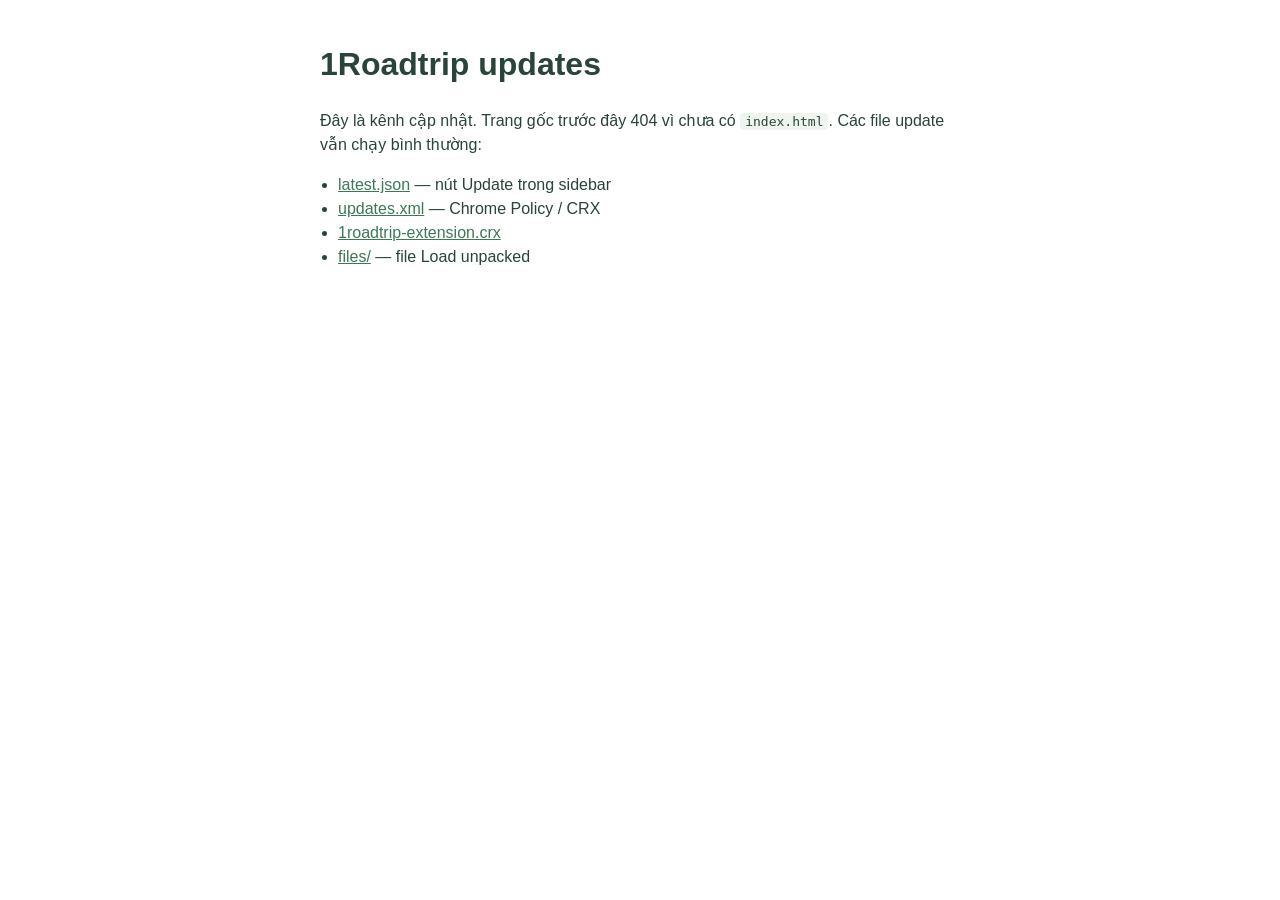
<file: index.html>
<!doctype html>
<html lang="vi">
<head>
  <meta charset="utf-8" />
  <meta name="viewport" content="width=device-width, initial-scale=1" />
  <title>1Roadtrip updates</title>
  <style>
    body { font-family: Segoe UI, sans-serif; max-width: 640px; margin: 40px auto; padding: 0 16px; color: #294438; line-height: 1.5; }
    a { color: #3b7954; }
    code { background: #eef5ef; padding: 1px 5px; border-radius: 4px; }
    ul { padding-left: 18px; }
  </style>
</head>
<body>
  <h1>1Roadtrip updates</h1>
  <p>Đây là kênh cập nhật. Trang gốc trước đây 404 vì chưa có <code>index.html</code>. Các file update vẫn chạy bình thường:</p>
  <ul>
    <li><a href="./latest.json">latest.json</a> — nút Update trong sidebar</li>
    <li><a href="./updates.xml">updates.xml</a> — Chrome Policy / CRX</li>
    <li><a href="./1roadtrip-extension.crx">1roadtrip-extension.crx</a></li>
    <li><a href="./files/manifest.json">files/</a> — file Load unpacked</li>
  </ul>
</body>
</html>
</file>
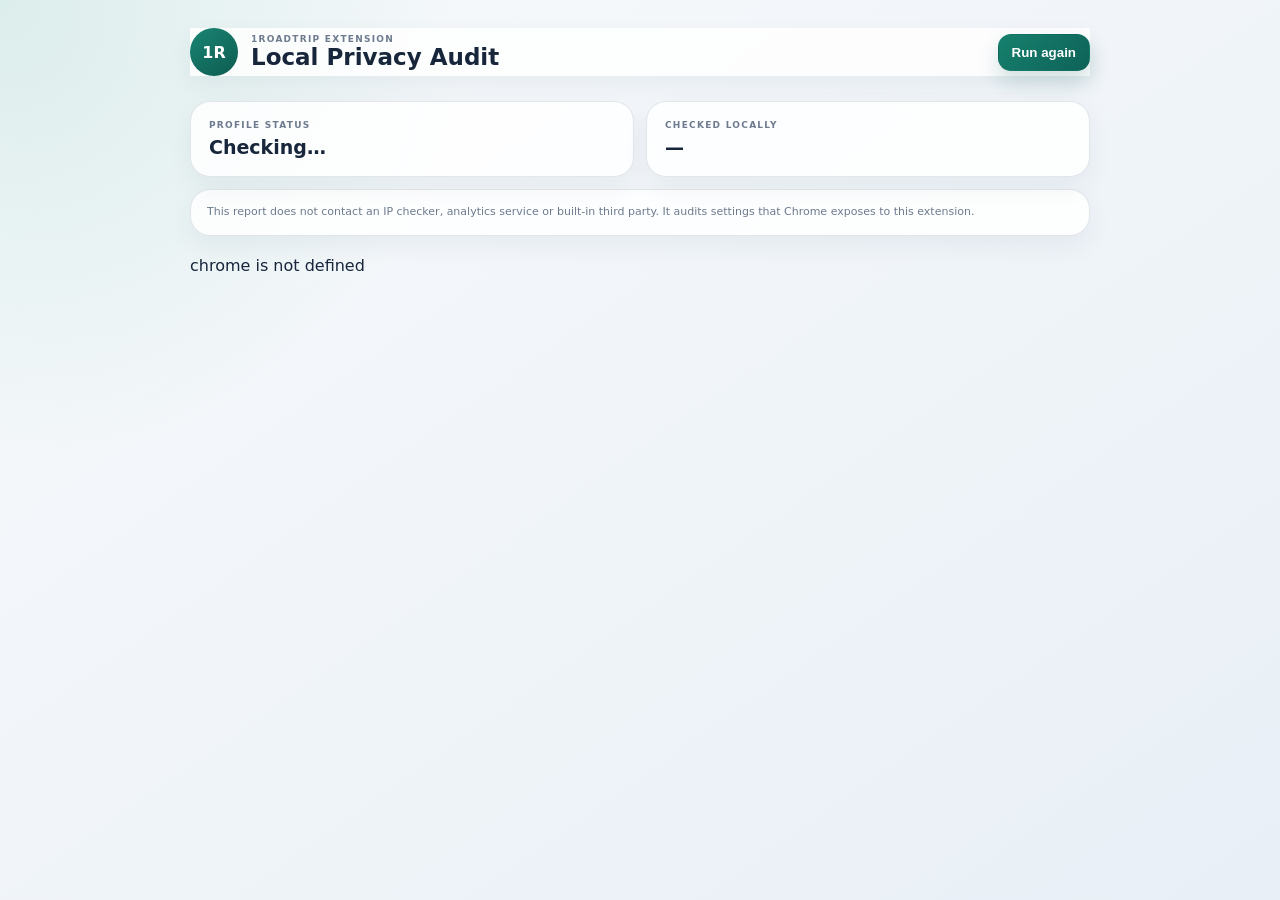
<file: files/audit.html>
<!doctype html>
<html lang="en">
<head>
  <meta charset="utf-8" />
  <meta name="viewport" content="width=device-width, initial-scale=1" />
  <title>1Roadtrip Privacy Audit</title>
  <link rel="stylesheet" href="audit.css" />
</head>
<body>
  <main>
    <header>
      <div class="logo">1R</div>
      <div><p>1ROADTRIP EXTENSION</p><h1>Local Privacy Audit</h1></div>
      <button id="refreshBtn">Run again</button>
    </header>
    <section class="summary">
      <div><p>PROFILE STATUS</p><strong id="profileStatus">Checking…</strong></div>
      <div><p>CHECKED LOCALLY</p><strong id="checkedAt">—</strong></div>
    </section>
    <p class="notice">This report does not contact an IP checker, analytics service or built-in third party. It audits settings that Chrome exposes to this extension.</p>
    <section id="results" class="results" aria-live="polite"></section>
  </main>
  <script src="audit.js"></script>
</body>
</html>
</file>
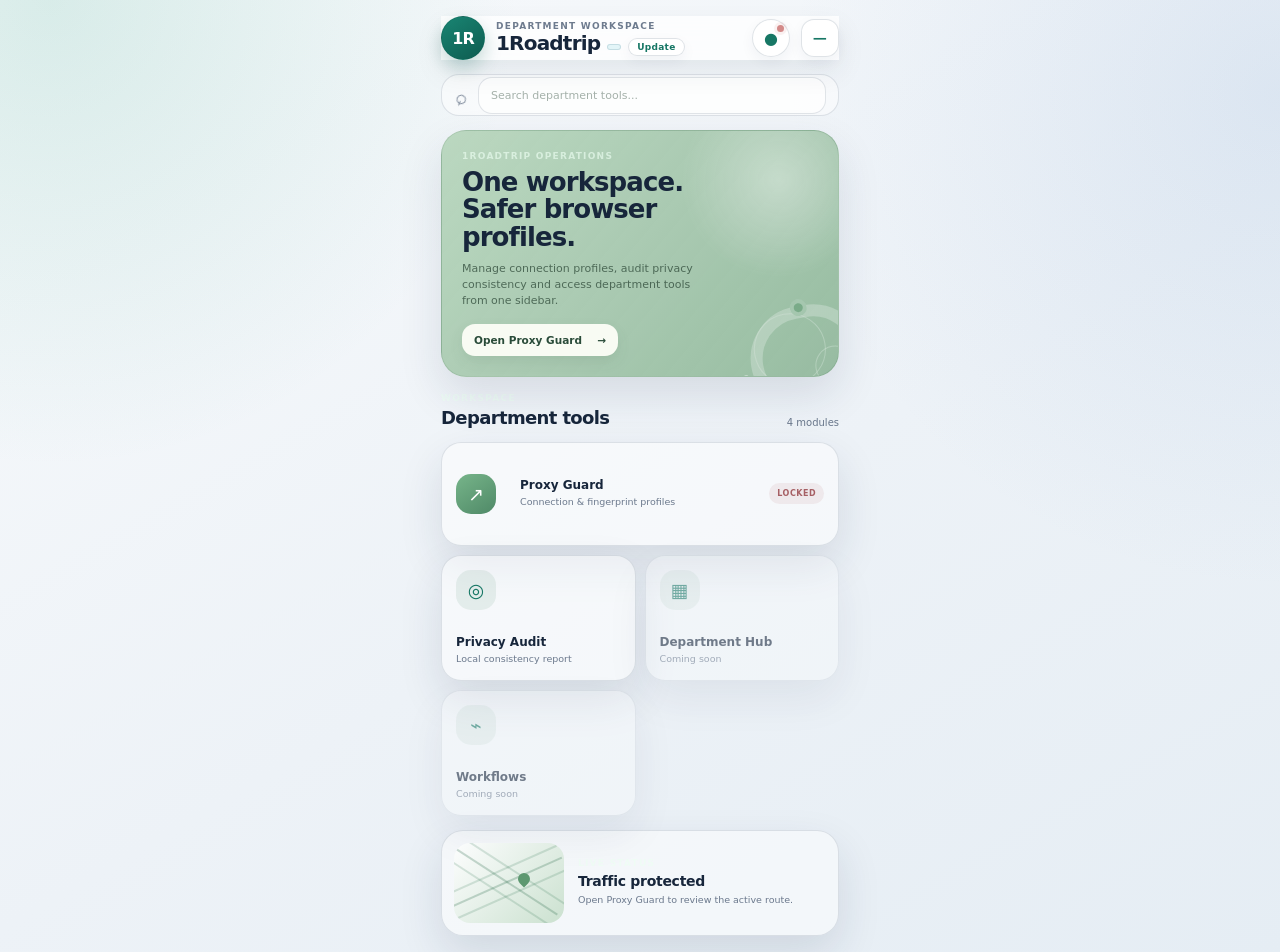
<file: files/sidepanel.html>
<!doctype html>
<html lang="en">
<head>
  <meta charset="utf-8" />
  <meta name="viewport" content="width=device-width, initial-scale=1" />
  <title>1Roadtrip Extension</title>
  <link rel="stylesheet" href="sidepanel.css" />
</head>
<body>
  <main class="shell">
    <header class="topbar">
      <button id="homeBtn" class="brandmark" title="1Roadtrip home">1R</button>
      <div class="brand-copy">
        <p class="eyebrow">DEPARTMENT WORKSPACE</p>
        <div class="brand-title-row">
          <h1>1Roadtrip</h1>
          <span id="appVersion" class="version-badge" aria-label="Extension version"></span>
          <button id="updateBtn" class="update-btn" type="button" title="Tải bản mới từ GitHub và ghi vào thư mục Load unpacked">Update</button>
        </div>
        <p id="updateMessage" class="update-message" hidden></p>
      </div>
      <button class="notification-btn" title="System notifications" aria-label="System notifications">●</button>
      <button id="compactBtn" class="compact-btn" title="Thu nhỏ sidebar" aria-label="Thu nhỏ sidebar" aria-expanded="true">−</button>
    </header>

    <section id="homeView" class="app-view home-view">
      <div class="search-shell">
        <span>⌕</span>
        <input id="moduleSearch" type="search" placeholder="Search department tools..." autocomplete="off" />
      </div>

      <section class="welcome-card">
        <p class="eyebrow light">1ROADTRIP OPERATIONS</p>
        <h2>One workspace.<br />Safer browser profiles.</h2>
        <p>Manage connection profiles, audit privacy consistency and access department tools from one sidebar.</p>
        <button id="openProxyHeroBtn" class="welcome-action">Open Proxy Guard <span>→</span></button>
        <div class="route-art" aria-hidden="true"><i></i><i></i><i></i></div>
      </section>

      <div class="home-section-heading">
        <div><p class="eyebrow light">WORKSPACE</p><h2>Department tools</h2></div>
        <span id="moduleCount">4 modules</span>
      </div>

      <section class="module-grid" id="moduleGrid">
        <button class="module-card module-card-wide" data-module="proxy" data-search="proxy guard connection browser profile">
          <span class="module-icon proxy-icon">↗</span>
          <span><b>Proxy Guard</b><small>Connection & fingerprint profiles</small></span>
          <em id="homeProxyState">LOCKED</em>
        </button>
        <button class="module-card" data-module="audit" data-search="privacy fingerprint local audit">
          <span class="module-icon">◎</span>
          <span><b>Privacy Audit</b><small>Local consistency report</small></span>
        </button>
        <button class="module-card coming-soon" data-search="department resources coming soon">
          <span class="module-icon">▦</span>
          <span><b>Department Hub</b><small>Coming soon</small></span>
        </button>
        <button class="module-card coming-soon" data-search="workflow automation coming soon">
          <span class="module-icon">⌁</span>
          <span><b>Workflows</b><small>Coming soon</small></span>
        </button>
      </section>

      <section class="activity-card">
        <div class="activity-map"><span></span><i></i></div>
        <div><p class="eyebrow light">LIVE STATUS</p><h3 id="homeStatusTitle">Traffic protected</h3><p id="homeStatusCopy">Open Proxy Guard to review the active route.</p></div>
      </section>
    </section>

    <section id="proxyView" class="app-view proxy-view" hidden>
      <div class="module-toolbar">
        <button id="backHomeBtn" class="back-btn">←</button>
        <div><p class="eyebrow light">1ROADTRIP MODULE</p><h2>Proxy Guard</h2></div>
        <span id="statusDot" class="status-dot"></span>
      </div>

    <section class="hero-card glass">
      <div class="hero-row">
        <div>
          <p class="label">PROFILE STATUS</p>
          <div class="status-line"><span id="statusText">Locked</span></div>
        </div>
        <span id="statusPill" class="pill">LOCKED</span>
      </div>
      <div class="ip-row">
        <div>
          <p class="muted">Proxy route</p>
          <strong id="proxyRoute">—</strong>
        </div>
        <div class="hero-actions">
          <button id="retryBtn" class="text-btn" title="Retry the current form values">Retry</button>
          <button id="lockBtn" class="icon-btn" title="Lock now">⏻</button>
        </div>
      </div>
      <p id="statusMessage" class="status-message">Web traffic stays blocked until the profile is applied locally.</p>
      <p id="healthMessage" class="health-message">Proxy health: waiting for an active profile.</p>
    </section>

    <section class="glass form-card profile-manager">
      <div class="section-heading">
        <div>
          <p class="eyebrow">PROFILES</p>
          <h2>Proxy Profile Manager</h2>
        </div>
        <span id="profileCount" class="mini-badge neutral">0 saved</span>
      </div>

      <label>
        <span>Saved profile</span>
        <select id="profileSelect">
          <option value="">New unsaved profile</option>
        </select>
      </label>

      <label>
        <span>Profile name</span>
        <input id="profileName" maxlength="80" placeholder="My proxy profile" autocomplete="off" />
      </label>

      <div class="profile-actions">
        <button id="newProfileBtn" class="secondary-btn">New</button>
        <button id="duplicateProfileBtn" class="secondary-btn">Duplicate</button>
        <button id="deleteProfileBtn" class="secondary-btn danger-text">Delete</button>
      </div>

      <details class="bulk-tools">
        <summary>Bulk import / export</summary>
        <textarea id="importText" rows="4" placeholder="Proxy lines or previously exported JSON"></textarea>
        <div class="profile-actions">
          <button id="importProfilesBtn" class="secondary-btn">Import lines</button>
          <button id="exportProfilesBtn" class="secondary-btn">Export without passwords</button>
        </div>
        <p id="profileMessage" class="fineprint">Existing profiles are only changed after Apply succeeds. Profiles with a GIT mark come from profiles/bundled-profiles.json in the repo; passwords stay on this Chrome only.</p>
      </details>
    </section>

    <section class="glass form-card">
      <div class="section-heading">
        <div>
          <p class="eyebrow">CONNECTION</p>
          <h2>Proxy</h2>
        </div>
        <span class="mini-badge">Required</span>
      </div>

      <div class="field-grid two">
        <label>
          <span>Protocol</span>
          <select id="scheme">
            <option value="http">HTTP</option>
            <option value="https">HTTPS</option>
            <option value="socks5">SOCKS5</option>
            <option value="socks4">SOCKS4</option>
          </select>
        </label>
        <label>
          <span>Port</span>
          <input id="port" type="number" min="1" max="65535" step="1" inputmode="numeric" placeholder="8000" />
        </label>
      </div>

      <label>
        <span>Proxy host / IP</span>
        <input id="host" placeholder="proxy.example.com or host:port:user:password" autocomplete="off" spellcheck="false" />
      </label>
      <p class="fineprint">Tip: paste <code>host:port:username:password</code> here to fill all proxy fields automatically.</p>

      <div class="field-grid two">
        <label>
          <span>Username</span>
          <input id="username" placeholder="Optional" autocomplete="off" />
        </label>
        <label>
          <span>Password</span>
          <input id="password" type="password" placeholder="Optional" autocomplete="new-password" />
        </label>
      </div>
    </section>

    <section class="glass form-card">
      <div class="section-heading">
        <div>
          <p class="eyebrow">REQUEST PROFILE</p>
          <h2>User-Agent</h2>
        </div>
        <button id="nativeUaBtn" class="text-btn">Use current</button>
      </div>
      <label>
        <span>US User-Agent list</span>
        <select id="uaPreset"></select>
      </label>
      <label>
        <span>Custom request User-Agent</span>
        <textarea id="userAgent" rows="4" placeholder="Mozilla/5.0 ..."></textarea>
      </label>
      <p id="uaPresetHint" class="fineprint">Without Deep mode this changes only the request header. Deep mode also synchronizes JavaScript and Client Hints.</p>
    </section>

    <section class="glass form-card">
      <div class="section-heading">
        <div>
          <p class="eyebrow">FINGERPRINT CONSISTENCY</p>
          <h2>Deep mode</h2>
        </div>
        <button id="nativeFingerprintBtn" class="text-btn">Use current</button>
      </div>

      <label class="toggle-row">
        <span><b>Enable per-tab CDP protection</b><small>Chrome shows a debugger warning while protected tabs are attached.</small></span>
        <input id="deepMode" type="checkbox" />
      </label>

      <div id="deepFields" class="deep-fields" hidden>
        <label>
          <span>Ready-made US profile</span>
          <select id="usBundlePreset"></select>
        </label>
        <p id="usBundleHint" class="fineprint">Pick a US city + device to fill locale, timezone, screen, and a matching User-Agent.</p>
        <div id="usPresetSummary" class="preset-summary" hidden></div>

        <label>
          <span>US location</span>
          <select id="usLocationPreset"></select>
        </label>

        <div class="field-grid two">
          <label>
            <span>Locale</span>
            <select id="localePreset"></select>
          </label>
          <label>
            <span>IANA timezone</span>
            <select id="timezonePreset"></select>
          </label>
        </div>
        <div class="field-grid two" id="localeTimezoneCustom" hidden>
          <label>
            <span>Custom locale</span>
            <input id="locale" placeholder="en-US" autocomplete="off" spellcheck="false" />
          </label>
          <label>
            <span>Custom timezone</span>
            <input id="timezone" placeholder="America/New_York" autocomplete="off" spellcheck="false" />
          </label>
        </div>

        <div class="field-grid two">
          <label>
            <span>Platform</span>
            <select id="platform">
              <option value="Windows">Windows</option>
              <option value="macOS">macOS</option>
              <option value="Linux">Linux</option>
            </select>
          </label>
          <label>
            <span>CPU threads</span>
            <input id="hardwareConcurrency" type="number" min="1" max="64" step="1" />
          </label>
        </div>

        <div class="field-grid two">
          <label>
            <span>Device memory</span>
            <select id="deviceMemory">
              <option value="1">1 GB</option>
              <option value="2">2 GB</option>
              <option value="4">4 GB</option>
              <option value="8">8 GB</option>
            </select>
          </label>
          <label>
            <span>Color depth</span>
            <select id="colorDepth">
              <option value="16">16 bit</option>
              <option value="24">24 bit</option>
              <option value="30">30 bit</option>
              <option value="32">32 bit</option>
            </select>
          </label>
        </div>

        <label>
          <span>US device profile</span>
          <select id="devicePreset"></select>
        </label>
        <label>
          <span>US screen size</span>
          <select id="screenPreset"></select>
        </label>

        <div class="field-grid two">
          <label>
            <span>Screen width</span>
            <input id="screenWidth" type="number" min="320" max="7680" step="1" />
          </label>
          <label>
            <span>Screen height</span>
            <input id="screenHeight" type="number" min="240" max="4320" step="1" />
          </label>
        </div>

        <label>
          <span>Device scale factor</span>
          <input id="deviceScaleFactor" type="number" min="0.5" max="4" step="0.25" />
        </label>

        <details class="bulk-tools advanced-fingerprint">
          <summary>Advanced device signals</summary>
          <div class="field-grid two">
            <label><span>Touch points</span><input id="maxTouchPoints" type="number" min="0" max="10" step="1" /></label>
            <label><span>Color gamut</span><select id="colorGamut"><option value="srgb">sRGB</option><option value="p3">Display P3</option></select></label>
          </div>
          <div class="field-grid two">
            <label><span>Color scheme</span><select id="colorScheme"><option value="light">Light</option><option value="dark">Dark</option></select></label>
            <label class="compact-toggle"><span>Reduced motion</span><input id="reducedMotion" type="checkbox" /></label>
          </div>
          <label class="compact-toggle"><span>Disable WebGPU exposure</span><input id="blockWebGpu" type="checkbox" /></label>
          <label class="toggle-row">
            <span><b>Optional geolocation profile</b><small>Manual values only; no IP lookup service is contacted.</small></span>
            <input id="geolocationEnabled" type="checkbox" />
          </label>
          <div id="geolocationFields" hidden>
            <label>
              <span>US city coordinates</span>
              <select id="geoPreset"></select>
            </label>
            <div class="field-grid two">
              <label><span>Latitude</span><input id="latitude" type="number" min="-90" max="90" step="0.000001" /></label>
              <label><span>Longitude</span><input id="longitude" type="number" min="-180" max="180" step="0.000001" /></label>
              <label><span>Accuracy (m)</span><input id="locationAccuracy" type="number" min="1" max="100000" step="1" /></label>
            </div>
          </div>
        </details>

        <div class="shield-grid">
          <label><input id="protectCanvas" type="checkbox" /> Canvas</label>
          <label><input id="protectWebGl" type="checkbox" /> WebGL</label>
          <label><input id="protectAudio" type="checkbox" /> Audio</label>
          <label><input id="protectFonts" type="checkbox" /> Fonts</label>
        </div>
      </div>
      <p id="deepMessage" class="fineprint">Deep mode is disabled for this profile.</p>
    </section>

    <section class="glass form-card">
      <div class="section-heading">
        <div>
          <p class="eyebrow">LOCAL PRIVACY</p>
          <h2>Privacy Lockdown</h2>
        </div>
        <button id="auditBtn" class="text-btn">Run audit</button>
      </div>
      <label class="toggle-row">
        <span><b>Enable network privacy lockdown</b><small>Uses the existing Privacy permission; no new permission is requested.</small></span>
        <input id="lockdownEnabled" type="checkbox" />
      </label>
      <div class="shield-grid">
        <label><input id="disableNetworkPrediction" type="checkbox" /> DNS prefetch</label>
        <label><input id="disableTopics" type="checkbox" /> Topics API</label>
        <label><input id="blockThirdPartyCookies" type="checkbox" /> Third-party cookies</label>
      </div>
      <p id="lockdownMessage" class="fineprint">Privacy Lockdown is disabled for this profile.</p>
    </section>

    <section class="glass form-card">
      <div class="section-heading">
        <div>
          <p class="eyebrow">OPTIONAL</p>
          <h2>Connectivity check</h2>
        </div>
        <span class="mini-badge neutral">User controlled</span>
      </div>
      <label>
        <span>Your validation URL</span>
        <input id="validationUrl" type="url" placeholder="Your HTTPS health-check URL" autocomplete="off" spellcheck="false" />
      </label>
      <p class="fineprint">Leave blank for local confirmation only. When provided, only this URL is contacted, redirects are rejected, and no credentials are included.</p>
    </section>

    <button id="applyBtn" class="primary-btn"><span>Apply & Save Profile</span><b>→</b></button>

    <section class="glass checklist">
      <div class="check-row"><span>1</span><p><b>Locked by default</b><small>HTTP(S) / WebSocket traffic blocked until the profile is applied.</small></p></div>
      <div class="check-row"><span>2</span><p><b>No direct bypass</b><small>All supported destinations use the configured fixed proxy.</small></p></div>
      <div class="check-row"><span>3</span><p><b>WebRTC protected</b><small>Non-proxied UDP is disabled while the extension is enabled.</small></p></div>
      <div class="check-row"><span>4</span><p><b>No built-in third party</b><small>No external validation service is contacted unless you provide its URL.</small></p></div>
      <div class="check-row"><span>5</span><p><b>Deep mode is explicit</b><small>Only enabled profiles attach Chrome Debugger to supported web tabs.</small></p></div>
      <div class="check-row"><span>6</span><p><b>Local audit</b><small>Fingerprint checks run locally and are never sent to a built-in service.</small></p></div>
    </section>
    </section>
  </main>
  <script src="proxy-parser.js"></script>
  <script src="us-presets.js"></script>
  <script src="update-feed.js"></script>
  <script src="update-client.js"></script>
  <script src="sidepanel.js"></script>
</body>
</html>
</file>
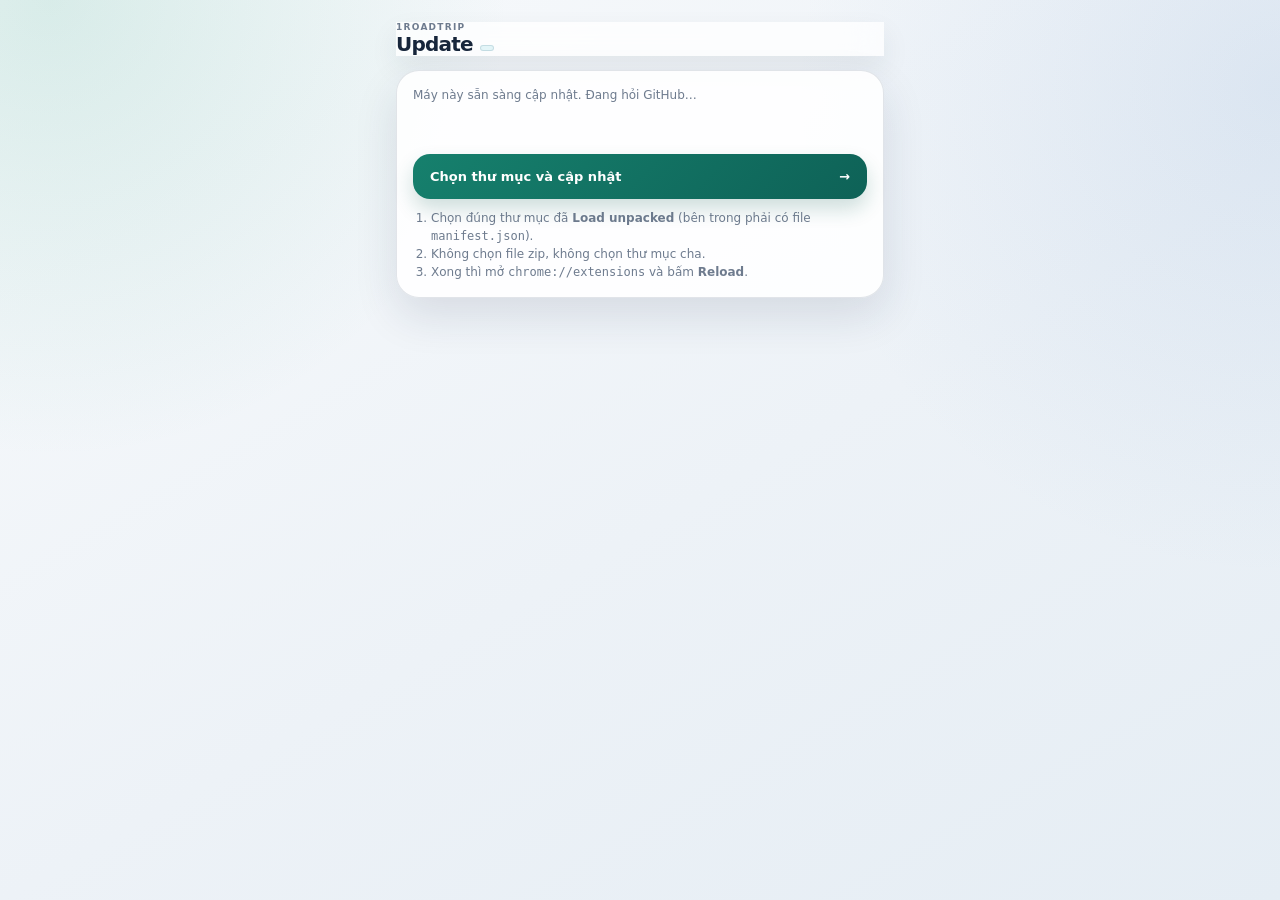
<file: files/update.html>
<!doctype html>
<html lang="vi">
<head>
  <meta charset="utf-8" />
  <meta name="viewport" content="width=device-width, initial-scale=1" />
  <title>1Roadtrip Update</title>
  <link rel="stylesheet" href="sidepanel.css" />
  <style>
    .update-shell { max-width: 520px; margin: 0 auto; padding: 22px 16px 40px; display: grid; gap: 14px; }
    .update-card { padding: 16px; display: grid; gap: 10px; }
    .update-card p { font-size: 12px; line-height: 1.45; color: var(--muted); }
    .update-card ol { margin: 0; padding-left: 18px; color: var(--muted); font-size: 12px; line-height: 1.5; }
    #updateStatus { min-height: 1.4em; }
    #applyUpdateBtn { width: 100%; }
  </style>
</head>
<body>
  <main class="update-shell">
    <header class="topbar">
      <div class="brand-copy">
        <p class="eyebrow">1ROADTRIP</p>
        <div class="brand-title-row">
          <h1>Update</h1>
          <span id="appVersion" class="version-badge"></span>
        </div>
      </div>
    </header>

    <section class="glass update-card">
      <p id="versionLine">Máy này sẵn sàng cập nhật. Đang hỏi GitHub…</p>
      <p id="updateStatus" class="status-message"></p>
      <button id="applyUpdateBtn" class="primary-btn" type="button"><span>Chọn thư mục và cập nhật</span><b>→</b></button>
      <ol>
        <li>Chọn đúng thư mục đã <b>Load unpacked</b> (bên trong phải có file <code>manifest.json</code>).</li>
        <li>Không chọn file zip, không chọn thư mục cha.</li>
        <li>Xong thì mở <code>chrome://extensions</code> và bấm <b>Reload</b>.</li>
      </ol>
    </section>
  </main>
  <script src="update-feed.js"></script>
  <script src="update-client.js"></script>
  <script>
    const versionEl = document.getElementById('appVersion');
    const versionLine = document.getElementById('versionLine');
    const statusEl = document.getElementById('updateStatus');
    const applyBtn = document.getElementById('applyUpdateBtn');
    const localVersion = chrome.runtime.getManifest?.()?.version || '';
    versionEl.textContent = localVersion ? `v${localVersion}` : '';
    versionLine.textContent = `Máy này: v${localVersion || '?'}. Đang hỏi GitHub…`;

    function setStatus(text) {
      statusEl.textContent = text;
    }

    async function refresh() {
      try {
        const latest = await Promise.race([
          UpdateClient.fetchLatest(),
          new Promise((_, reject) => setTimeout(() => reject(new Error('GitHub không trả lời sau 5 giây.')), 5000))
        ]);
        const newer = UpdateClient.compareVersions(latest.version, localVersion) > 0;
        versionLine.textContent = newer
          ? `Máy này: v${localVersion || '?'} · GitHub: v${latest.version}`
          : `Máy này đã là v${localVersion}. Vẫn có thể đồng bộ lại file từ GitHub.`;
        applyBtn.querySelector('span').textContent = newer
          ? `Cập nhật lên v${latest.version}`
          : 'Đồng bộ lại từ GitHub';
      } catch (error) {
        versionLine.textContent = 'Không đọc được GitHub Pages.';
        setStatus(error instanceof Error ? error.message : String(error));
      }
    }

    applyBtn.addEventListener('click', async () => {
      let root;
      try {
        root = await UpdateClient.pickDirectoryNow();
      } catch (error) {
        if (error?.name === 'AbortError') setStatus('Bạn đã hủy chọn thư mục.');
        else setStatus(error instanceof Error ? error.message : String(error));
        return;
      }

      applyBtn.disabled = true;
      applyBtn.querySelector('span').textContent = 'Đang tải…';
      try {
        const latest = await UpdateClient.applyLatestToDirectory(root, (progress) => {
          applyBtn.querySelector('span').textContent = `Đang ghi ${progress.completed}/${progress.total}`;
        });
        setStatus(`Đã ghi bản ${latest.version} vào thư mục đã chọn. Mở chrome://extensions và bấm Reload.`);
      } catch (error) {
        setStatus(error instanceof Error ? error.message : String(error));
      } finally {
        applyBtn.disabled = false;
        applyBtn.querySelector('span').textContent = 'Chọn thư mục và cập nhật';
      }
    });

    refresh();
  </script>
</body>
</html>
</file>
<file: files/audit.css>
:root { color-scheme: dark; --mint:#b9f5cf; --muted:rgba(235,247,239,.65); --line:rgba(221,246,230,.13); }
* { box-sizing:border-box; }
body { margin:0; min-height:100vh; color:#f7fbf7; font-family:Inter,ui-sans-serif,system-ui,sans-serif; background:radial-gradient(circle at 10% 0,rgba(185,245,207,.2),transparent 30%),linear-gradient(150deg,#123a2f,#061b15); }
main { width:min(900px,calc(100% - 32px)); margin:0 auto; padding:28px 0 60px; }
header { display:grid; grid-template-columns:48px 1fr auto; align-items:center; gap:13px; }
.logo { width:48px;height:48px;border-radius:50%;display:grid;place-items:center;font-weight:900;color:#123a2f;background:linear-gradient(145deg,#efffec,#99eeb9); }
h1,p { margin:0; } h1 { font-size:23px; } header p,.summary p { color:var(--muted);font-size:9px;font-weight:850;letter-spacing:.14em; }
button { border:1px solid var(--line);border-radius:13px;padding:10px 13px;color:var(--mint);background:rgba(185,245,207,.08);cursor:pointer;font-weight:800; }
.summary { margin-top:25px;display:grid;grid-template-columns:1fr 1fr;gap:12px; }
.summary div,.notice,.group { border:1px solid var(--line);border-radius:20px;background:rgba(24,70,55,.64);box-shadow:0 18px 40px rgba(0,15,10,.18); }
.summary div { padding:18px; } .summary strong { display:block;margin-top:6px;font-size:19px; }
.notice { margin:12px 0 20px;padding:14px 16px;color:var(--muted);font-size:11px;line-height:1.5; }
.results { display:grid;gap:13px; }.group { padding:16px; }.group h2 { margin:0 0 10px;font-size:14px; }
.check { display:grid;grid-template-columns:12px 1fr auto;gap:11px;align-items:start;padding:12px 0;border-top:1px solid var(--line); }.check:first-of-type{border-top:0}.dot{width:9px;height:9px;margin-top:4px;border-radius:50%;background:#ffd27a}.check.consistent .dot{background:#75e5a1}.check.possible-leak .dot{background:#ff8585}.check.unsupported .dot{background:#93a39a}.check b{display:block;font-size:12px}.check small{display:block;margin-top:3px;color:var(--muted);font-size:10px;line-height:1.4}.badge{padding:5px 7px;border-radius:999px;background:rgba(255,255,255,.06);font-size:8px;font-weight:850;text-transform:uppercase;letter-spacing:.05em}
@media(max-width:560px){main{width:min(100% - 22px,900px)}header{grid-template-columns:42px 1fr}.logo{width:42px;height:42px}header button{grid-column:1/-1}.summary{grid-template-columns:1fr}.check{grid-template-columns:12px 1fr}.badge{grid-column:2}}

/* v0.7.5: refined audit light theme */
:root{color-scheme:light;--mint:#177765;--muted:rgba(64,82,106,.76);--line:rgba(32,58,88,.13)}body{color:#17263b;background:radial-gradient(circle at 0 0,rgba(91,181,157,.18),transparent 30%),linear-gradient(145deg,#f8fafc,#e8eff6)}header,.summary div,.notice,.group{border-color:rgba(32,58,88,.12);background:rgba(255,255,255,.84);box-shadow:0 10px 26px rgba(25,45,70,.06)}.logo{color:#fff;background:linear-gradient(145deg,#198573,#0e5c50)}button{color:#fff;border-color:transparent;background:linear-gradient(135deg,#16806d,#0e6257);box-shadow:0 10px 20px rgba(15,95,82,.18)}.badge{color:#2e6170;background:rgba(217,242,245,.72)}.check{border-color:rgba(32,58,88,.12)}
</file>
<file: files/sidepanel.css>
:root {
  color-scheme: dark;
  --forest-950: #071f18;
  --forest-900: #0b2c22;
  --forest-800: #123c30;
  --forest-700: #1a5140;
  --mint: #b9f5cf;
  --mint-strong: #75e5a1;
  --cream: #f5f4e8;
  --ink: #f7fbf7;
  --muted: rgba(231, 245, 236, .67);
  --line: rgba(221, 246, 230, .13);
  --glass: rgba(27, 73, 58, .86);
  --glass-strong: rgba(31, 82, 65, .8);
  --danger: #ff8d8d;
  --warning: #ffd27a;
  --shadow: 0 20px 45px rgba(0, 15, 10, .26);
}

* { box-sizing: border-box; }
html { background: var(--forest-950); }
body {
  margin: 0;
  min-width: 330px;
  min-height: 100vh;
  font-family: Inter, ui-sans-serif, system-ui, -apple-system, BlinkMacSystemFont, "Segoe UI", sans-serif;
  color: var(--ink);
  background:
    radial-gradient(circle at -10% 8%, rgba(194, 255, 218, .28), transparent 25%),
    radial-gradient(circle at 105% 28%, rgba(91, 211, 144, .18), transparent 30%),
    linear-gradient(165deg, #123a2f 0%, #09271e 48%, #061b15 100%);
}

button, input, select, textarea { font: inherit; }
button { color: inherit; }
[hidden] { display: none !important; }
.shell { width: 100%; max-width: 430px; margin: 0 auto; padding: 16px; display: grid; gap: 14px; }
.app-view { display: grid; gap: 14px; }

.topbar { display: grid; grid-template-columns: 44px 1fr 38px; gap: 11px; align-items: center; }
.brandmark {
  width: 44px; height: 44px; border: 1px solid rgba(255,255,255,.16); border-radius: 50%; cursor: pointer;
  display: grid; place-items: center; color: #143b2e; font-weight: 900; letter-spacing: -.06em;
  background: linear-gradient(145deg, #efffec, #99eeb9); box-shadow: 0 10px 26px rgba(4, 19, 13, .28);
}
.brand-copy { min-width: 0; }
.brand-title-row { display: flex; align-items: baseline; gap: 7px; min-width: 0; }
.version-badge {
  flex: none;
  padding: 2px 6px;
  border-radius: 999px;
  border: 1px solid var(--line);
  background: rgba(185,245,207,.1);
  color: var(--mint);
  font-size: 9px;
  font-weight: 850;
  letter-spacing: .04em;
  line-height: 1.2;
}
.update-btn {
  flex: none;
  border: 1px solid var(--line);
  border-radius: 999px;
  padding: 3px 8px;
  cursor: pointer;
  background: rgba(185,245,207,.12);
  color: var(--mint);
  font-size: 9px;
  font-weight: 850;
  letter-spacing: .03em;
}
.update-btn.available { background: var(--mint); color: #143b2e; }
.update-btn:disabled { opacity: .55; cursor: wait; }
.update-message { margin-top: 4px; font-size: 9.5px; line-height: 1.35; color: var(--danger); }
h1,h2,h3,p { margin: 0; }
h1 { font-size: 20px; letter-spacing: -.04em; }
h2 { font-size: 18px; letter-spacing: -.035em; }
h3 { font-size: 14px; letter-spacing: -.02em; }
.eyebrow, .label { font-size: 9px; letter-spacing: .14em; font-weight: 850; color: var(--muted); }
.eyebrow.light { color: rgba(236, 255, 242, .64); }
.notification-btn { width: 38px; height: 38px; border: 1px solid var(--line); border-radius: 50%; cursor: pointer; background: rgba(255,255,255,.07); color: var(--mint-strong); position: relative; }
.notification-btn::after { content: ""; position: absolute; right: 5px; top: 5px; width: 7px; height: 7px; border-radius: 50%; background: #ff6f79; box-shadow: 0 0 0 3px rgba(255,111,121,.12); }

.search-shell { height: 42px; display: grid; grid-template-columns: 24px 1fr; align-items: center; padding: 0 12px; border: 1px solid var(--line); border-radius: 18px; background: rgba(255,255,255,.075); }
.search-shell span { color: var(--muted); font-size: 20px; transform: rotate(-20deg); }
.search-shell input { width: 100%; border: 0; outline: 0; color: var(--ink); background: transparent; font-size: 11px; }
.search-shell input::placeholder { color: rgba(232,246,237,.48); }

.welcome-card { min-height: 188px; padding: 20px; position: relative; overflow: hidden; border: 1px solid rgba(232,255,239,.17); border-radius: 25px; background: linear-gradient(130deg, rgba(43,106,81,.92), rgba(12,53,41,.88)); box-shadow: var(--shadow); }
.welcome-card::before { content: ""; position: absolute; inset: 0; background: radial-gradient(circle at 85% 20%, rgba(176,255,205,.28), transparent 25%); pointer-events: none; }
.welcome-card h2 { max-width: 250px; margin-top: 8px; font-size: 26px; line-height: 1.05; position: relative; }
.welcome-card > p:not(.eyebrow) { max-width: 245px; margin-top: 10px; color: var(--muted); font-size: 11px; line-height: 1.45; position: relative; }
.welcome-action { margin-top: 15px; border: 0; border-radius: 13px; padding: 10px 12px; cursor: pointer; color: #113a2c; background: var(--mint); font-size: 10.5px; font-weight: 850; position: relative; }
.welcome-action span { margin-left: 12px; }
.route-art { position: absolute; right: -14px; bottom: -18px; width: 135px; height: 110px; transform: rotate(-10deg); opacity: .55; }
.route-art::before, .route-art::after, .route-art i { content: ""; position: absolute; display: block; border: 1px solid rgba(209,255,225,.3); border-radius: 999px; }
.route-art::before { inset: 25px -10px -20px 30px; border-width: 12px; }
.route-art::after { width: 9px; height: 9px; right: 40px; top: 18px; background: var(--mint); border: 4px solid rgba(185,245,207,.2); }
.route-art i:nth-child(1) { width: 6px; height: 6px; left: 20px; bottom: 20px; background: white; }
.route-art i:nth-child(2) { width: 72px; height: 72px; left: 35px; top: 30px; }
.route-art i:nth-child(3) { width: 40px; height: 40px; right: 2px; bottom: 0; }

.home-section-heading { display: flex; align-items: end; justify-content: space-between; gap: 12px; margin-top: 2px; }
.home-section-heading h2 { margin-top: 4px; }
.home-section-heading > span { color: var(--muted); font-size: 10px; }
.module-grid { display: grid; grid-template-columns: 1fr 1fr; gap: 9px; }
.module-card { min-height: 126px; padding: 14px; border: 1px solid var(--line); border-radius: 20px; cursor: pointer; text-align: left; display: grid; align-content: space-between; gap: 14px; background: linear-gradient(145deg, rgba(52,102,82,.72), rgba(28,69,54,.64)); box-shadow: 0 12px 24px rgba(0,15,10,.12); }
.module-card:hover { transform: translateY(-1px); border-color: rgba(185,245,207,.3); }
.module-card-wide { grid-column: 1 / -1; min-height: 104px; grid-template-columns: 50px 1fr auto; align-items: center; align-content: center; }
.module-icon { width: 40px; height: 40px; display: grid; place-items: center; border-radius: 15px; color: var(--mint); background: rgba(185,245,207,.1); font-size: 19px; }
.proxy-icon { color: #163d2e; background: linear-gradient(145deg, #d9ffe5, #8de8ae); }
.module-card > span:nth-child(2) { display: grid; gap: 4px; }
.module-card b { font-size: 12px; }
.module-card small { color: var(--muted); font-size: 9.5px; line-height: 1.35; font-weight: 500; }
.module-card em { padding: 6px 8px; border-radius: 999px; font-size: 8px; font-style: normal; font-weight: 850; letter-spacing: .06em; color: #ffb8b8; background: rgba(255,110,110,.1); }
.module-card em.active { color: var(--mint); background: rgba(117,229,161,.1); }
.module-card.coming-soon { cursor: default; opacity: .58; }
.module-card.filtered-out { display: none; }

.activity-card { min-height: 105px; padding: 12px; display: grid; grid-template-columns: 110px 1fr; gap: 14px; align-items: center; border: 1px solid var(--line); border-radius: 22px; background: rgba(21,62,48,.68); }
.activity-map { height: 80px; border-radius: 16px; position: relative; overflow: hidden; background: linear-gradient(135deg, rgba(239,255,244,.8), rgba(158,218,179,.62)); }
.activity-map::before, .activity-map::after { content: ""; position: absolute; width: 120px; height: 2px; background: rgba(29,99,65,.24); transform: rotate(-24deg); top: 38px; left: -7px; box-shadow: 0 13px rgba(29,99,65,.16), 0 -13px rgba(29,99,65,.16); }
.activity-map::after { transform: rotate(33deg); }
.activity-map span { position: absolute; z-index: 2; left: 58%; top: 38%; width: 12px; height: 12px; border-radius: 50% 50% 50% 0; transform: rotate(-45deg); background: #278356; }
.activity-card > div:last-child { display: grid; gap: 5px; }
.activity-card > div:last-child p:last-child { color: var(--muted); font-size: 9.5px; line-height: 1.35; }

.module-toolbar { display: grid; grid-template-columns: 38px 1fr 12px; gap: 10px; align-items: center; padding: 3px 1px; }
.back-btn { width: 38px; height: 38px; border: 1px solid var(--line); border-radius: 14px; cursor: pointer; background: rgba(255,255,255,.07); font-size: 18px; }
.status-dot { width: 10px; height: 10px; border-radius: 999px; background: var(--danger); box-shadow: 0 0 0 6px rgba(255,141,141,.08); }

.glass {
  position: relative;
  isolation: isolate;
  border: 1px solid var(--line);
  background: var(--glass);
  border-radius: 23px;
  box-shadow: var(--shadow);
}
.hero-card { padding: 18px; background: linear-gradient(145deg, rgba(41,96,75,.85), rgba(17,56,43,.8)); }
.hero-row, .ip-row, .section-heading { display: flex; align-items: center; justify-content: space-between; gap: 12px; }
.status-line { font-size: 28px; font-weight: 850; letter-spacing: -.05em; margin-top: 4px; }
.pill, .mini-badge { border-radius: 999px; padding: 7px 10px; font-size: 9px; font-weight: 850; letter-spacing: .05em; }
.pill { color: #ffe1e1; background: rgba(255,109,109,.12); }
.mini-badge { color: var(--warning); background: rgba(255,210,122,.1); }
.mini-badge.neutral { color: var(--mint); background: rgba(185,245,207,.09); }
.ip-row { margin-top: 18px; padding-top: 14px; border-top: 1px solid var(--line); }
.hero-actions { display: flex; align-items: center; gap: 8px; }
.muted, .fineprint, small { color: var(--muted); }
.muted { font-size: 10px; margin-bottom: 3px; }
#proxyRoute { font-size: 13px; overflow-wrap: anywhere; }
.icon-btn { width: 36px; height: 36px; border: 1px solid var(--line); border-radius: 13px; cursor: pointer; background: rgba(255,255,255,.07); }
.status-message { margin-top: 13px; font-size: 11px; line-height: 1.45; color: var(--muted); }
.health-message { margin-top: 7px; font-size: 9.5px; line-height: 1.4; color: rgba(231,245,236,.56); }
.form-card { padding: 16px; display: grid; gap: 13px; }
.field-grid.two { display: grid; grid-template-columns: 1fr 1fr; gap: 9px; }
label { display: grid; gap: 6px; font-size: 10.5px; line-height: 1.35; font-weight: 750; color: rgba(241,250,244,.78); }
input:not([type="checkbox"]):not([type="radio"]), select, textarea {
  width: 100%;
  border: 1px solid rgba(223,249,232,.1);
  outline: none;
  border-radius: 14px;
  background: rgba(4,31,23,.42);
  color: var(--ink);
  padding: 11px 12px;
  font-size: 11px;
  box-shadow: inset 0 1px 0 rgba(255,255,255,.035);
}
input::placeholder, textarea::placeholder { color: rgba(232,246,237,.34); }
select option { color: white; background: #123c30; }
textarea { resize: vertical; min-height: 84px; line-height: 1.4; }
input:not([type="checkbox"]):not([type="radio"]):focus, select:focus, textarea:focus {
  border-color: rgba(117,229,161,.48);
  box-shadow: 0 0 0 3px rgba(117,229,161,.08);
}
input[type="checkbox"] {
  appearance: none;
  -webkit-appearance: none;
  box-sizing: border-box;
  width: 16px;
  height: 16px;
  min-width: 16px;
  max-width: 16px;
  margin: 0;
  padding: 0;
  border: 1.5px solid rgba(221, 246, 230, .35);
  border-radius: 5px;
  background: rgba(255,255,255,.14);
  box-shadow: none;
  display: inline-grid;
  place-content: center;
  flex: 0 0 16px;
  cursor: pointer;
  accent-color: var(--mint-strong);
}
input[type="checkbox"]::before {
  content: "";
  width: 8px;
  height: 4px;
  border: 2px solid transparent;
  border-top: 0;
  border-right: 0;
  transform: rotate(-45deg) translate(0, -1px);
}
input[type="checkbox"]:checked {
  background: var(--mint-strong);
  border-color: var(--mint-strong);
}
input[type="checkbox"]:checked::before { border-color: #143b2e; }
input[type="checkbox"]:focus-visible {
  outline: 2px solid var(--mint-strong);
  outline-offset: 2px;
}
.text-btn { border: 0; cursor: pointer; color: var(--mint); background: rgba(185,245,207,.09); padding: 8px 10px; border-radius: 999px; font-size: 10px; font-weight: 850; }
.fineprint { font-size: 9.5px; line-height: 1.45; }
.fineprint code { color: var(--mint); font-family: ui-monospace, SFMono-Regular, Consolas, monospace; overflow-wrap: anywhere; }
.primary-btn { border: 0; cursor: pointer; width: 100%; border-radius: 17px; padding: 15px 17px; display: flex; justify-content: space-between; align-items: center; color: #10382a; font-size: 13px; font-weight: 900; background: linear-gradient(135deg,#d8ffe5,#87e7aa); box-shadow: 0 14px 27px rgba(5,29,19,.26); }
.primary-btn:disabled { opacity: .58; cursor: wait; }
.profile-actions { display: grid; grid-template-columns: repeat(3, 1fr); gap: 8px; }
.secondary-btn { border: 1px solid var(--line); border-radius: 12px; padding: 9px 7px; cursor: pointer; background: rgba(185,245,207,.07); color: var(--mint); font-size: 9.5px; font-weight: 850; }
.secondary-btn:disabled { opacity: .4; cursor: not-allowed; }
.danger-text { color: #ffabab; background: rgba(255,120,120,.07); }
.bulk-tools { border-top: 1px solid var(--line); padding-top: 11px; }
.bulk-tools summary { cursor: pointer; color: var(--muted); font-size: 10px; font-weight: 800; }
.bulk-tools[open] { display: grid; gap: 10px; }
.bulk-tools .profile-actions { grid-template-columns: 1fr 1fr; }
.advanced-fingerprint[open] { display:grid; gap:11px; }
.compact-toggle { display:flex; align-items:center; justify-content:space-between; gap:10px; padding:9px 10px; border-radius:12px; background:rgba(185,245,207,.045); }
.compact-toggle span { min-width: 0; line-height: 1.35; }
.compact-toggle input { width:16px; height:16px; }
.deep-fields { display: grid; gap: 13px; }
.deep-fields[hidden] { display: none; }
.preset-summary {
  padding: 10px 12px;
  border-radius: 13px;
  background: rgba(185,245,207,.08);
  color: var(--muted);
  font-size: 10px;
  line-height: 1.45;
}
.preset-summary b { color: var(--ink); font-weight: 750; }
#geolocationFields { display: grid; gap: 11px; }
#geolocationFields[hidden] { display: none; }
.toggle-row {
  display: grid;
  grid-template-columns: minmax(0, 1fr) 18px;
  align-items: center;
  gap: 12px;
  padding: 11px 12px;
  border-radius: 14px;
  background: rgba(185,245,207,.055);
}
.toggle-row > span {
  display: flex;
  flex-direction: column;
  gap: 3px;
  min-width: 0;
}
.toggle-row > span b,
.toggle-row > span small {
  display: block;
  position: static;
  line-height: 1.35;
}
.toggle-row > span b { font-size: 11px; font-weight: 750; color: var(--ink); }
.toggle-row small { font-size: 9.5px; font-weight: 500; color: var(--muted); }
.toggle-row input[type="checkbox"] { width: 18px; height: 18px; min-width: 18px; max-width: 18px; justify-self: end; }
.shield-grid { display: grid; grid-template-columns: 1fr 1fr; gap: 8px; }
.shield-grid label {
  display: flex;
  align-items: center;
  gap: 8px;
  min-width: 0;
  padding: 9px 10px;
  border-radius: 12px;
  background: rgba(185,245,207,.045);
  font-size: 9.5px;
  line-height: 1.3;
}
.shield-grid input[type="checkbox"] { width: 15px; height: 15px; min-width: 15px; max-width: 15px; }
.checklist { padding: 7px 14px; }
.check-row { display: grid; grid-template-columns: 29px 1fr; gap: 10px; align-items: center; padding: 10px 0; }
.check-row + .check-row { border-top: 1px solid var(--line); }
.check-row > span { width: 27px; height: 27px; border-radius: 9px; display: grid; place-items: center; color: var(--mint); font-weight: 900; background: rgba(185,245,207,.08); }
.check-row p { display: grid; gap: 2px; font-size: 11px; }
.check-row small { font-size: 9.5px; line-height: 1.35; font-weight: 500; }
body.active .status-dot { background: var(--mint-strong); box-shadow: 0 0 0 6px rgba(117,229,161,.1); }
body.active .pill { color: #173e2f; background: var(--mint); }
body.active .status-message { color: var(--mint); }

@media (max-width: 350px) {
  .shell { padding: 13px; }
  .module-card-wide { grid-template-columns: 44px 1fr; }
  .module-card-wide em { display: none; }
}

/* Soft sage theme: lower contrast and warmer surfaces for longer daily use. */
:root {
  color-scheme: light;
  --forest-950: #e8efe9;
  --forest-900: #dce8df;
  --forest-800: #cbded0;
  --forest-700: #b8d1be;
  --mint: #37624d;
  --mint-strong: #4e8766;
  --cream: #fbfaf5;
  --ink: #294438;
  --muted: rgba(48, 77, 61, .68);
  --line: rgba(56, 94, 70, .14);
  --glass: rgba(250, 252, 247, .94);
  --glass-strong: rgba(245, 250, 245, .92);
  --danger: #b86d72;
  --warning: #a47b3b;
  --shadow: 0 14px 34px rgba(55, 86, 65, .11);
}
body {
  color: var(--ink);
  background:
    radial-gradient(circle at 0% 0%, rgba(255,255,255,.92), transparent 34%),
    radial-gradient(circle at 100% 32%, rgba(196,224,202,.52), transparent 35%),
    linear-gradient(165deg, #edf3ed 0%, #e4eee6 52%, #f5f3eb 100%);
}
.topbar { grid-template-columns: 44px 1fr 38px 38px; }
.brandmark { color: #294b39; border-color: rgba(50,90,64,.15); background: linear-gradient(145deg, #ffffff, #ccebd2); box-shadow: 0 8px 20px rgba(55,86,65,.14); }
.notification-btn, .compact-btn, .back-btn, .icon-btn { color: var(--mint); border-color: var(--line); background: rgba(255,255,255,.56); }
.notification-btn::after { background: #d38a89; box-shadow: 0 0 0 3px rgba(211,138,137,.12); }
.search-shell { border-color: var(--line); background: rgba(255,255,255,.48); }
.search-shell input { color: var(--ink); }
.search-shell input::placeholder, input::placeholder, textarea::placeholder { color: rgba(48,77,61,.43); }
.welcome-card { border-color: rgba(70,110,81,.16); background: linear-gradient(130deg, rgba(183,213,188,.94), rgba(134,177,145,.84)); box-shadow: var(--shadow); }
.welcome-card::before { background: radial-gradient(circle at 85% 20%, rgba(255,255,255,.36), transparent 25%); }
.welcome-card > p:not(.eyebrow) { color: rgba(40,67,51,.72); }
.welcome-action { color: #294b39; background: #f8fbf3; box-shadow: 0 6px 14px rgba(55,86,65,.1); }
.route-art::before, .route-art::after, .route-art i { border-color: rgba(255,255,255,.45); }
.route-art::after { background: #5d9870; border-color: rgba(255,255,255,.48); }
.route-art i:nth-child(1) { background: #fff; }
.home-section-heading > span, .module-card small, .activity-card > div:last-child p:last-child { color: var(--muted); }
.module-card, .activity-card { color: var(--ink); border-color: var(--line); background: rgba(255,255,255,.48); box-shadow: var(--shadow); }
.module-card:hover { border-color: rgba(78,135,102,.34); }
.module-icon { color: var(--mint); background: rgba(78,135,102,.11); }
.proxy-icon { color: #fff; background: linear-gradient(145deg, #77b58a, #4f8967); }
.module-card em { color: #a65f64; background: rgba(184,109,114,.11); }
.module-card em.active { color: #3b7954; background: rgba(78,135,102,.12); }
.activity-map { background: linear-gradient(135deg, rgba(255,255,255,.8), rgba(194,220,198,.82)); }
.activity-map span { background: #5d9870; }
.module-toolbar .eyebrow, .module-toolbar h2 { color: var(--ink); }
.status-dot { background: var(--danger); }
.glass, .hero-card { border-color: var(--line); background: var(--glass); box-shadow: var(--shadow); }
.hero-card { background: rgba(255,255,255,.58); }
.status-line { color: var(--ink); }
.pill { color: #9d5e63; background: rgba(184,109,114,.12); }
.pill, .mini-badge { border: 1px solid rgba(56,94,70,.08); }
.mini-badge { color: var(--warning); background: rgba(164,123,59,.1); }
.mini-badge.neutral { color: var(--mint); background: rgba(78,135,102,.1); }
.status-message, .health-message, .muted, .fineprint, small { color: var(--muted); }
input:not([type="checkbox"]):not([type="radio"]), select, textarea { color: var(--ink); border-color: var(--line); background: rgba(255,255,255,.68); box-shadow: inset 0 1px 0 rgba(255,255,255,.72); }
select option { color: var(--ink); background: #f4f8f2; }
input:not([type="checkbox"]):not([type="radio"]):focus, select:focus, textarea:focus { border-color: rgba(78,135,102,.48); box-shadow: 0 0 0 3px rgba(78,135,102,.1); }
input[type="checkbox"] {
  border-color: rgba(56, 94, 70, .32);
  background: #fff;
}
input[type="checkbox"]:checked {
  background: var(--mint-strong);
  border-color: var(--mint-strong);
}
input[type="checkbox"]:checked::before { border-color: #fff; }
.text-btn { color: var(--mint); background: rgba(78,135,102,.1); }
.secondary-btn { color: var(--mint); border-color: var(--line); background: rgba(78,135,102,.09); }
.danger-text { color: #a65f64; background: rgba(184,109,114,.09); }
.primary-btn { color: #fff; background: linear-gradient(135deg, #5d9870, #82b68e); box-shadow: 0 12px 24px rgba(78,135,102,.2); }
.toggle-row, .shield-grid label, .preset-summary { background: rgba(78,135,102,.07); }
.version-badge { color: var(--mint); background: rgba(78,135,102,.1); border-color: var(--line); }
.update-btn { color: var(--mint); background: rgba(78,135,102,.1); border-color: var(--line); }
.update-btn.available { background: var(--mint-strong); color: #fff; }
.preset-summary { color: var(--muted); }
.check-row + .check-row { border-color: var(--line); }
.check-row > span { color: var(--mint); background: rgba(78,135,102,.1); }
body.active .status-dot { background: var(--mint-strong); box-shadow: 0 0 0 6px rgba(78,135,102,.1); }
body.active .pill { color: #fff; background: var(--mint-strong); }
body.active .status-message { color: #47805d; }

/* Compact mode keeps only the always-available workspace bar visible. */
.compact { min-height: auto; }
.compact .shell { min-height: 0; }
.compact .shell { max-width: 100%; padding: 8px 10px; gap: 0; }
.compact .app-view { display: none !important; }
.compact .topbar { grid-template-columns: 36px 1fr 34px 34px; gap: 7px; }
.compact .brandmark { width: 36px; height: 36px; font-size: 11px; }
.compact .brand-copy .eyebrow { display: none; }
.compact .brand-copy h1 { font-size: 14px; }
.compact .version-badge { font-size: 8px; padding: 1px 5px; }
.compact .update-btn { font-size: 8px; padding: 2px 6px; }
.compact .notification-btn { width: 32px; height: 32px; font-size: 10px; }
.compact .compact-btn { width: 32px; height: 32px; font-size: 18px; }
.compact .notification-btn::after { width: 5px; height: 5px; right: 3px; top: 3px; }
.compact-btn { width: 38px; height: 38px; border: 1px solid var(--line); border-radius: 13px; cursor: pointer; font-size: 20px; line-height: 1; }

/* v0.7.5: refined modern light theme */
:root{color-scheme:light;--forest-950:#eef3f8;--forest-900:#f6f8fb;--forest-800:#e7edf4;--forest-700:#d6e1eb;--mint:#177765;--mint-strong:#0f5f52;--cream:#fff;--ink:#17263b;--muted:rgba(64,82,106,.76);--line:rgba(32,58,88,.13);--glass:rgba(255,255,255,.88);--glass-strong:rgba(255,255,255,.96);--danger:#b54755;--warning:#9b6818;--shadow:0 18px 44px rgba(25,45,70,.12)}html{background:var(--forest-950)}body{color:var(--ink);background:radial-gradient(circle at 4% 0%,rgba(91,181,157,.20),transparent 30%),radial-gradient(circle at 100% 10%,rgba(112,154,205,.15),transparent 32%),linear-gradient(150deg,#f8fafc,#edf2f7 55%,#e5edf4)}.topbar{background:rgba(255,255,255,.76);border-color:rgba(32,58,88,.11);box-shadow:0 12px 28px rgba(25,45,70,.08);backdrop-filter:blur(16px)}.brandmark{color:#fff;border-color:rgba(15,95,82,.22);background:linear-gradient(145deg,#198573,#0e5c50);box-shadow:0 8px 18px rgba(15,95,82,.23)}.version-badge{color:#2e6170;border-color:rgba(40,103,117,.16);background:rgba(217,242,245,.72)}.update-btn,.secondary-btn,.compact-btn,.notification-btn{border-color:rgba(32,58,88,.14);background:rgba(255,255,255,.78);box-shadow:0 5px 14px rgba(25,45,70,.05)}.update-btn.available,.primary-btn{color:#fff;border-color:transparent;background:linear-gradient(135deg,#16806d,#0e6257);box-shadow:0 10px 20px rgba(15,95,82,.20)}input,select,textarea{color:var(--ink);border-color:rgba(32,58,88,.16);background:rgba(255,255,255,.92)}input:focus,select:focus,textarea:focus{border-color:var(--mint);box-shadow:0 0 0 3px rgba(23,119,101,.14)}.text-btn{color:var(--mint-strong)}::selection{color:#fff;background:#177765}
</file>
